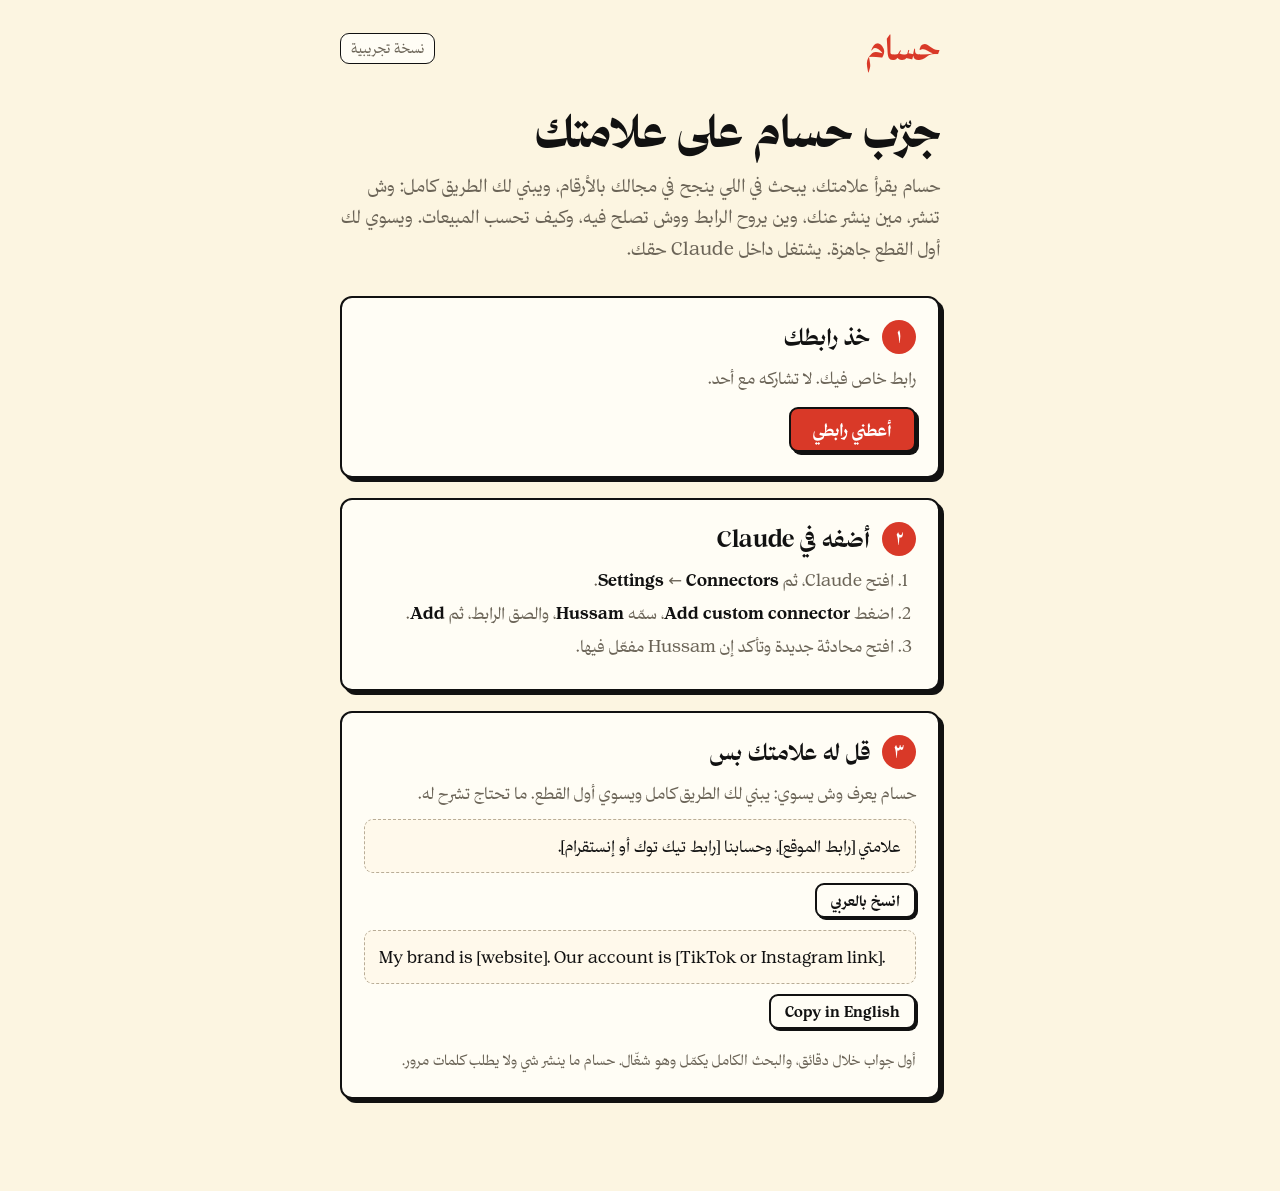
<file: try/index.html>
<!doctype html><html lang="ar" dir="rtl"><head><meta charset="utf-8"><meta name="viewport" content="width=device-width,initial-scale=1">
<title>جرّب حسام</title>
<link rel="icon" href="/assets/hussam-icon.png">
<meta name="description" content="جرّب حسام على علامتك: يبحث في اللي ينجح في مجالك ويبني لك الطريق كامل.">
<meta name="robots" content="noindex">
<style>
@font-face{font-family:HDisplay;src:url('/assets/fonts/ThmanyahSerifDisplay_Bold-s.p.1zmaqi-axje4b.ttf') format('truetype');font-weight:700;font-display:swap}
@font-face{font-family:HDisplay;src:url('/assets/fonts/ThmanyahSerifDisplay_Black-s.p.22zmujshwwe2i.ttf') format('truetype');font-weight:900;font-display:swap}
@font-face{font-family:HText;src:url('/assets/fonts/ThmanyahSerifText_Regular-s.p.2n6_s6dt_a8ld.ttf') format('truetype');font-weight:400;font-display:swap}
@font-face{font-family:HText;src:url('/assets/fonts/ThmanyahSerifText_Bold-s.p.2sik-b6u0jr2y.ttf') format('truetype');font-weight:700;font-display:swap}
:root{--ink:#111;--soft:#6b6457;--page:#fcf5e1;--card:#fffdf5;--well:#fff9eb;--red:#d93928;--rule:#b9ad97}
*{box-sizing:border-box;margin:0;padding:0}
body{font-family:HText,"IBM Plex Sans Arabic",system-ui,serif;background:var(--page);color:var(--ink);line-height:1.75;padding:28px 16px 72px}
main{max-width:600px;margin:0 auto}
.top{display:flex;align-items:center;justify-content:space-between;margin-bottom:36px}
.brand{font-family:HDisplay,serif;font-weight:700;font-size:34px;color:var(--red);line-height:1.2}
.tag{font-size:14px;color:var(--soft);border:1.5px solid var(--ink);border-radius:9px;padding:2px 10px;background:var(--card)}
h1{font-family:HDisplay,serif;font-weight:900;font-size:44px;line-height:1.2;margin-bottom:12px}
.lead{color:var(--soft);font-size:18px;margin-bottom:32px}
.card{background:var(--card);border:2px solid var(--ink);border-radius:12px;box-shadow:4px 4px 0 var(--ink);padding:22px 22px 24px;margin-bottom:20px}
h2{font-family:HDisplay,serif;font-weight:700;font-size:23px;display:flex;align-items:center;gap:12px;margin-bottom:10px;line-height:1.3}
.n{display:inline-flex;width:34px;height:34px;border-radius:50%;background:var(--red);color:#fff;align-items:center;justify-content:center;font-family:HText,serif;font-weight:700;font-size:17px;flex:none}
p,li{font-size:16.5px;color:var(--soft)}
li b,p b{color:var(--ink)}
ol{padding-inline-start:22px}
li{margin:4px 0}
button{font-family:HText,serif;font-weight:700;font-size:17px;border:2px solid var(--ink);border-radius:9px;padding:10px 22px;cursor:pointer;background:var(--red);color:#fff;box-shadow:3px 3px 0 var(--ink)}
button:active{transform:translate(2px,2px);box-shadow:1px 1px 0 var(--ink)}
button:disabled{opacity:.6}
button.ghost{background:var(--card);color:var(--ink);font-size:14.5px;padding:6px 14px;box-shadow:2px 2px 0 var(--ink)}
.box{direction:ltr;text-align:left;font-family:ui-monospace,Menlo,monospace;font-size:13px;background:var(--well);border:1.5px dashed var(--rule);border-radius:9px;padding:12px;word-break:break-all;margin:12px 0;color:var(--ink)}
.say{background:var(--well);border:1.5px dashed var(--rule);border-radius:9px;padding:12px 14px;margin:12px 0 10px;color:var(--ink);font-size:16px}
.say[dir=ltr]{text-align:left;font-family:HText,Georgia,serif}
.row{display:flex;gap:10px;flex-wrap:wrap;align-items:center;margin-bottom:6px}
.err{color:var(--red);margin-top:10px}
.muted{font-size:14.5px;color:var(--soft);margin-top:18px}
[hidden]{display:none}
@media (max-width:480px){h1{font-size:36px}.brand{font-size:30px}}
</style></head><body><main>
<div class="top"><a class="brand" href="/" style="text-decoration:none">حسام</a><span class="tag">نسخة تجريبية</span></div>
<h1>جرّب حسام على علامتك</h1>
<p class="lead">حسام يقرأ علامتك، يبحث في اللي ينجح في مجالك بالأرقام، ويبني لك الطريق كامل: وش تنشر، مين ينشر عنك، وين يروح الرابط ووش تصلح فيه، وكيف تحسب المبيعات. ويسوي لك أول القطع جاهزة. يشتغل داخل Claude حقك.</p>

<div class="card">
<h2><span class="n">١</span>خذ رابطك</h2>
<p>رابط خاص فيك. لا تشاركه مع أحد.</p>
<div id="get" style="margin-top:14px"><button id="btn">أعطني رابطي</button><p class="err" id="err" hidden></p></div>
<div id="got" hidden><div class="box" id="link"></div><div class="row"><button class="ghost" data-copy="link">انسخ الرابط</button><span id="copied" class="muted" hidden style="margin:0">انتسخ</span></div></div>
</div>

<div class="card">
<h2><span class="n">٢</span>أضفه في Claude</h2>
<ol>
<li>افتح Claude، ثم <b>Settings</b> ← <b>Connectors</b>.</li>
<li>اضغط <b>Add custom connector</b>، سمّه <b>Hussam</b>، والصق الرابط، ثم <b>Add</b>.</li>
<li>افتح محادثة جديدة وتأكد إن Hussam مفعّل فيها.</li>
</ol>
</div>

<div class="card">
<h2><span class="n">٣</span>قل له علامتك بس</h2>
<p>حسام يعرف وش يسوي: يبني لك الطريق كامل ويسوي أول القطع. ما تحتاج تشرح له.</p>
<div class="say" id="ar">علامتي [رابط الموقع]، وحسابنا [رابط تيك توك أو إنستقرام].</div>
<div class="row"><button class="ghost" data-copy="ar">انسخ بالعربي</button></div>
<div class="say" id="en" dir="ltr">My brand is [website]. Our account is [TikTok or Instagram link].</div>
<div class="row"><button class="ghost" data-copy="en">Copy in English</button></div>
<p class="muted">أول جواب خلال دقائق، والبحث الكامل يكمّل وهو شغّال. حسام ما ينشر شي ولا يطلب كلمات مرور.</p>
</div>
</main>
<script src="/try/config.js"></script>
<script>
const $=(id)=>document.getElementById(id);
$('btn').onclick=async()=>{ $('btn').disabled=true; $('err').hidden=true;
 try{ const bases=[].concat(window.HUSSAM_API||''); let d=null, last=null;
  for(const base of bases){ try{ const r=await fetch(base+'/api/try',{method:'POST',headers:{'content-type':'application/json'},body:'{}'}); d=await r.json(); if(r.ok&&d.link) break; last=d.error; d=null; if(r.status===429) break; }catch(e){ d=null; } }
  if(!d||!d.link) throw new Error(last||'ما قدرنا نجهّز الرابط. جرّب بعد شوي.');
  $('link').textContent=d.link; $('get').hidden=true; $('got').hidden=false;
 }catch(e){ $('err').textContent=e.message; $('err').hidden=false; $('btn').disabled=false; } };
document.querySelectorAll('[data-copy]').forEach(b=>b.onclick=async()=>{ try{ await navigator.clipboard.writeText($(b.dataset.copy).textContent.trim()); if(b.dataset.copy==='link'){ $('copied').hidden=false; } b.textContent=b.dataset.copy==='en'?'Copied':'انتسخ'; }catch(e){} });
</script></body></html>
</file>
